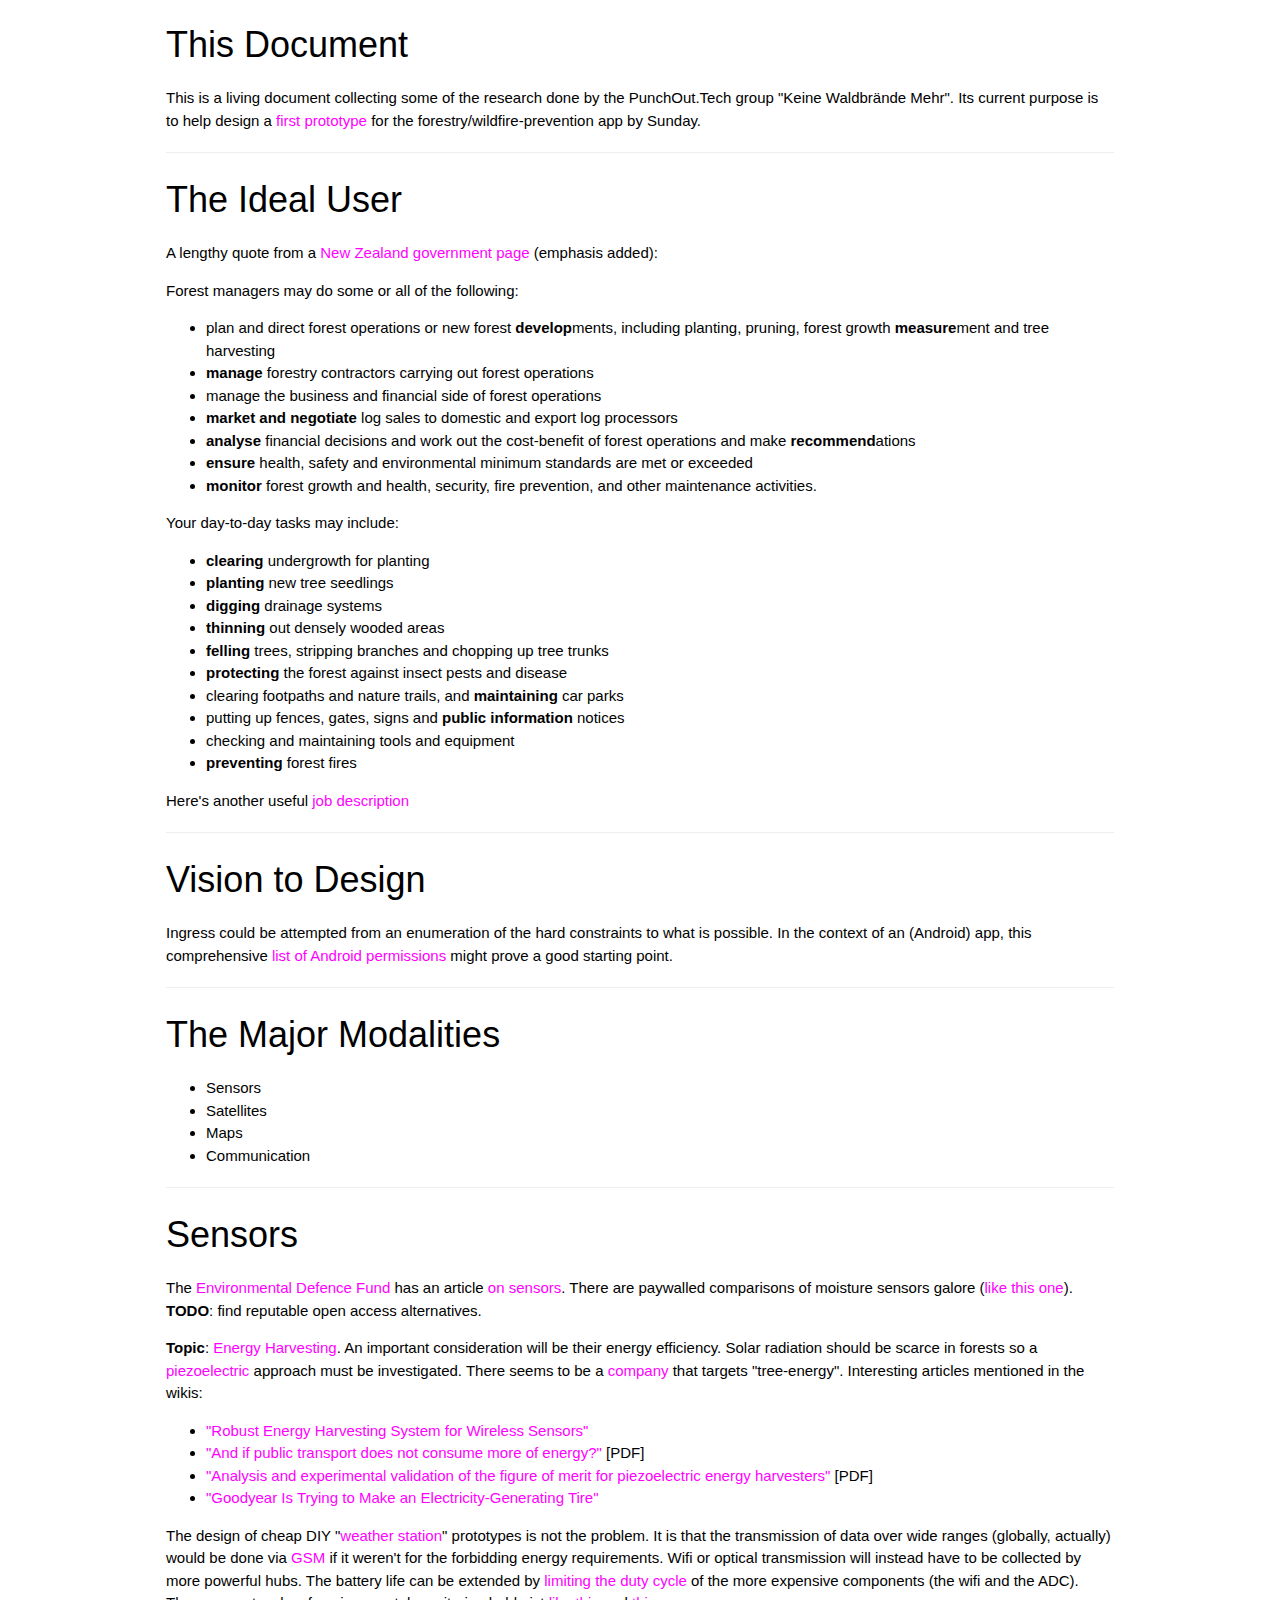
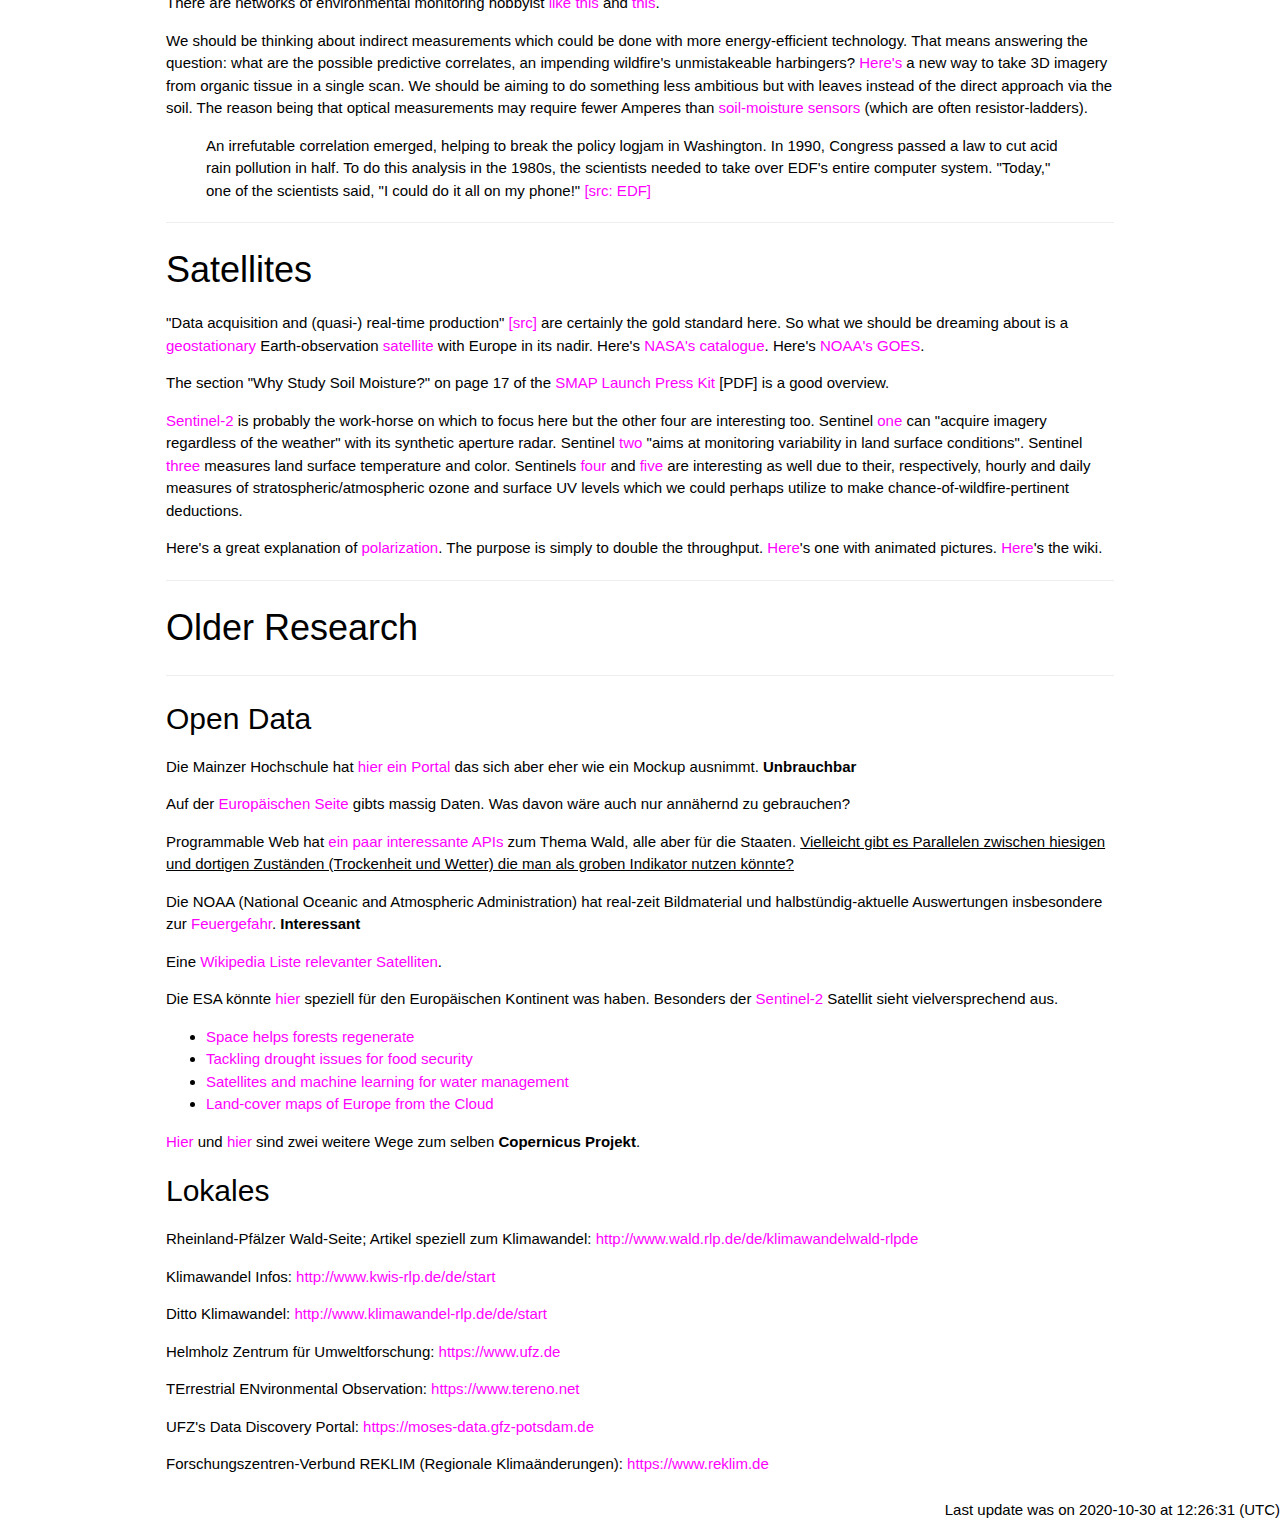
<file: projects/waldbrand-begone/index.html>
<!doctype html>
<html>
<head>
<meta charset="UTF-8">
<title>Waldbrand Begone</title>
<link rel="stylesheet" href="../../css/w3.css">
<style>
a { text-decoration: none; color: magenta; }
em { text-decoration: underline; font-style: normal; }
</style>
</head>
<body>
<div class="w3-content w3-container w3-padding">
<h1>This Document</h1>
<p>This is a living document collecting some of the research done by the PunchOut.Tech group "Keine Waldbrände Mehr". Its current purpose is to help design a <a href="prototype/index.html">first prototype</a> for the forestry/wildfire-prevention app by Sunday.</p>
<hr />
<h1>The Ideal User</h1>
<p>A lengthy quote from a <a href="https://www.careers.govt.nz/jobs-database/farming-fishing-forestry-and-mining/forestry/forest-manager/">New Zealand government page</a> (emphasis added):</p>
<p>Forest managers may do some or all of the following:</p>
<ul>
<li>plan and direct forest operations or new forest <strong>develop</strong>ments, including planting, pruning, forest growth <strong>measure</strong>ment and tree harvesting</li>
<li><strong>manage</strong> forestry contractors carrying out forest operations</li>
<li>manage the business and financial side of forest operations</li>
<li><strong>market and negotiate</strong> log sales to domestic and export log processors</li>
<li><strong>analyse</strong> financial decisions and work out the cost-benefit of forest operations and make <strong>recommend</strong>ations</li>
<li><strong>ensure</strong> health, safety and environmental minimum standards are met or exceeded</li>
<li><strong>monitor</strong> forest growth and health, security, fire prevention, and other maintenance activities.</li>
</ul>
<p>Your day-to-day tasks may include:</p>
<ul>
<li><strong>clearing</strong> undergrowth for planting</li>
<li><strong>planting</strong> new tree seedlings</li>
<li><strong>digging</strong> drainage systems</li>
<li><strong>thinning</strong> out densely wooded areas</li>
<li><strong>felling</strong> trees, stripping branches and chopping up tree trunks</li>
<li><strong>protecting</strong> the forest against insect pests and disease</li>
<li>clearing footpaths and nature trails, and <strong>maintaining</strong> car parks</li>
<li>putting up fences, gates, signs and <strong>public information</strong> notices</li>
<li>checking and maintaining tools and equipment</li>
<li><strong>preventing</strong> forest fires</li>
</ul>
<p>Here's another useful <a href="https://www.cfr.msstate.edu/jobs/sort.asp?id=forestry">job description</a></p>
<hr />
<h1>Vision to Design</h1>
<p>Ingress could be attempted from an enumeration of the hard constraints to what is possible. In the context of an (Android) app, this comprehensive <a href="https://developer.android.com/reference/android/Manifest.permission">list of Android permissions</a> might prove a good starting point.</p>
<hr />
<h1>The Major Modalities</h1>
<ul>
<li>Sensors</li>
<li>Satellites</li>
<li>Maps</li>
<li>Communication</li>
</ul>
<hr />
<h1>Sensors</h1>
<p>The <a href="https://en.wikipedia.org/wiki/Environmental_Defense_Fund">Environmental Defence Fund</a> has an article <a href="https://www.edf.org/card/8-ways-sensor-technology-addressed-environmental-problems">on sensors</a>. There are paywalled comparisons of moisture sensors galore (<a href="https://www.sciencedirect.com/science/article/abs/pii/S0022169412000844">like this one</a>). <strong>TODO</strong>: find reputable open access alternatives.</p>
<p><strong>Topic</strong>: <a href="https://en.wikipedia.org/wiki/Energy_harvesting">Energy Harvesting</a>. An important consideration will be their energy efficiency. Solar radiation should be scarce in forests so a <a href="https://en.wikipedia.org/wiki/Piezoelectricity">piezoelectric</a> approach must be investigated. There seems to be a <a href="http://voltreepower.com">company</a> that targets "tree-energy". Interesting articles mentioned in the wikis:</p>
<ul>
<li><a href="http://www.linear.com/docs/29984">"Robust Energy Harvesting System for Wireless Sensors"</a></li>
<li><a href="http://neuro.sfc.keio.ac.jp/publications/pdf/rail.pdf">"And if public transport does not consume more of energy?"</a> [PDF]</li>
<li><a href="http://resolver.tudelft.nl/uuid:3ebce2f3-e2d8-433c-bbcd-684e0835c14b">"Analysis and experimental validation of the figure of merit for piezoelectric energy harvesters"</a> [PDF]</li>
<li><a href="https://www.wired.com/2015/03/goodyear-trying-make-electricity-generating-tire/">"Goodyear Is Trying to Make an Electricity-Generating Tire"</a></li>
</ul>
<p>The design of cheap DIY "<a href="https://www.instructables.com/Esay-IoT-Weather-Station-With-Multiple-Sensors/">weather station</a>" prototypes is not the problem. It is that the transmission of data over wide ranges (globally, actually) would be done via <a href="https://store.arduino.cc/arduino-gsm-shield-2-integrated-antenna">GSM</a> if it weren't for the forbidding energy requirements. Wifi or optical transmission will instead have to be collected by more powerful hubs. The battery life can be extended by <a href="https://www.instructables.com/Meteorino-Extend-Battery-Life-on-NodeMCU-Just-Swit/">limiting the duty cycle</a> of the more expensive components (the wifi and the ADC). There are networks of environmental monitoring hobbyist <a href="https://thingspeak.com/channels/public">like this</a> and <a href="https://sensor.community/en">this</a>.</p>
<p>We should be thinking about indirect measurements which could be done with more energy-efficient technology. That means answering the question: what are the possible predictive correlates, an impending wildfire's unmistakeable harbingers? <a href="https://www.osa.org/en-us/about_osa/newsroom/news_releases/2020/researchers_develop_simple_way_to_capture_high_qua/">Here's</a> a new way to take 3D imagery from organic tissue in a single scan. We should be aiming to do something less ambitious but with leaves instead of the direct approach via the soil. The reason being that optical measurements may require fewer Amperes than <a href="https://en.wikipedia.org/wiki/Soil_moisture_sensor">soil-moisture sensors</a> (which are often resistor-ladders).</p>
<blockquote>
<p>An irrefutable correlation emerged, helping to break the policy logjam in Washington. In 1990, Congress passed a law to cut acid rain pollution in half. To do this analysis in the 1980s, the scientists needed to take over EDF's entire computer system. "Today," one of the scientists said, "I could do it all on my phone!" <a href="https://www.edf.org/card/8-ways-sensor-technology-addressed-environmental-problems">[src: EDF]</a></p>
</blockquote>
<hr />
<h1>Satellites</h1>
<p>"Data acquisition and (quasi-) real-time production" <a href="https://sentinel.esa.int/web/sentinel/missions/collaborative">[src]</a> are certainly the gold standard here. So what we should be dreaming about is a <a href="https://en.wikipedia.org/wiki/List_of_satellites_in_geosynchronous_orbit">geostationary</a> Earth-observation <a href="https://en.wikipedia.org/wiki/List_of_Earth_observation_satellites">satellite</a> with Europe in its nadir. Here's <a href="https://earthobservatory.nasa.gov/features/OrbitsCatalog">NASA's catalogue</a>. Here's <a href="https://www.goes.noaa.gov/">NOAA's GOES</a>.</p>
<p>The section "Why Study Soil Moisture?" on page 17 of the <a href="https://www.jpl.nasa.gov/news/press_kits/smaplaunch.pdf">SMAP Launch Press Kit</a> [PDF] is a good overview.</p>
<p><a href="https://sentinel.esa.int/web/sentinel/missions/sentinel-2;jsessionid=4A7A1CEE96C1AD176ECC8B90FCC240D1.jvm2">Sentinel-2</a> is probably the work-horse on which to focus here but the other four are interesting too. Sentinel <a href="https://sentinel.esa.int/web/sentinel/missions/sentinel-1">one</a> can "acquire imagery regardless of the weather" with its synthetic aperture radar. Sentinel <a href="https://sentinel.esa.int/web/sentinel/missions/sentinel-2">two</a> "aims at monitoring variability in land surface conditions". Sentinel <a href="https://sentinel.esa.int/web/sentinel/missions/sentinel-3">three</a> measures land surface temperature and color. Sentinels <a href="https://sentinel.esa.int/web/sentinel/missions/sentinel-4">four</a> and <a href="https://sentinel.esa.int/web/sentinel/missions/sentinel-5">five</a> are interesting as well due to their, respectively, hourly and daily measures of stratospheric/atmospheric ozone and surface UV levels which we could perhaps utilize to make chance-of-wildfire-pertinent deductions.</p>
<p>Here's a great explanation of <a href="http://repairfaq.cis.upenn.edu/sam/icets/satellte.htm">polarization</a>. The purpose is simply to double the throughput. <a href="https://www.qsl.net/sv1bsx/antenna-pol/polarization.html">Here</a>'s one with animated pictures. <a href="https://en.wikipedia.org/wiki/Polarization_(waves)">Here</a>'s the wiki.</p>
<hr />
<h1>Older Research</h1>
<hr />
<h2>Open Data</h2>
<p>Die Mainzer Hochschule hat <a href="http://tweetmap.fh-mainz.de/">hier ein Portal</a> das sich aber eher wie ein Mockup ausnimmt. <strong>Unbrauchbar</strong></p>
<p>Auf der <a href="https://data.europa.eu/euodp/en/data/">Europäischen Seite</a> gibts massig Daten. Was davon wäre auch nur annähernd zu gebrauchen?</p>
<p>Programmable Web hat <a href="https://www.programmableweb.com/category/all/apis?keyword=forest">ein paar interessante APIs</a> zum Thema Wald, alle aber für die Staaten. <em>Vielleicht gibt es Parallelen zwischen hiesigen und dortigen Zuständen (Trockenheit und Wetter) die man als groben Indikator nutzen könnte?</em></p>
<p>Die NOAA (National Oceanic and Atmospheric Administration) hat real-zeit Bildmaterial und halbstündig-aktuelle Auswertungen insbesondere zur <a href="https://www.ospo.noaa.gov/Products/land/fire.html">Feuergefahr</a>. <strong>Interessant</strong></p>
<p>Eine <a href="https://en.wikipedia.org/wiki/List_of_Earth_observation_satellites">Wikipedia Liste relevanter Satelliten</a>.</p>
<p>Die ESA könnte <a href="https://www.esa.int/Applications/Observing_the_Earth/ESA_for_Earth">hier</a> speziell für den Europäischen Kontinent was haben. Besonders der <a href="https://www.esa.int/Applications/Observing_the_Earth/Copernicus/Sentinel-2">Sentinel-2</a> Satellit sieht vielversprechend aus.</p>
<ul>
<li><a href="https://www.esa.int/Applications/Observing_the_Earth/Space_helps_forests_regenerate">Space helps forests regenerate</a></li>
<li><a href="https://www.esa.int/Applications/Observing_the_Earth/Tackling_drought_issues_for_food_security">Tackling drought issues for food security</a></li>
<li><a href="https://www.esa.int/Applications/Observing_the_Earth/Satellites_and_machine_learning_for_water_management">Satellites and machine learning for water management</a></li>
<li><a href="https://www.esa.int/Applications/Observing_the_Earth/Copernicus/Sentinel-2/Land-cover_maps_of_Europe_from_the_Cloud">Land-cover maps of Europe from the Cloud</a></li>
</ul>
<p><a href="https://land.copernicus.eu/">Hier</a> und <a href="https://www.eea.europa.eu/highlights/eu-satellite-data-to-be">hier</a> sind zwei weitere Wege zum selben <strong>Copernicus Projekt</strong>.</p>
<h2>Lokales</h2>
<p>Rheinland-Pfälzer Wald-Seite; Artikel speziell zum Klimawandel:
<a href="http://www.wald.rlp.de/de/klimawandelwald-rlpde">http://www.wald.rlp.de/de/klimawandelwald-rlpde</a></p>
<p>Klimawandel Infos:
<a href="http://www.kwis-rlp.de/de/start">http://www.kwis-rlp.de/de/start</a></p>
<p>Ditto Klimawandel:
<a href="http://www.klimawandel-rlp.de/de/start">http://www.klimawandel-rlp.de/de/start</a></p>
<p>Helmholz Zentrum für Umweltforschung:
<a href="https://www.ufz.de">https://www.ufz.de</a></p>
<p>TErrestrial ENvironmental Observation:
<a href="https://www.tereno.net">https://www.tereno.net</a></p>
<p>UFZ's Data Discovery Portal:
<a href="https://moses-data.gfz-potsdam.de">https://moses-data.gfz-potsdam.de</a></p>
<p>Forschungszentren-Verbund REKLIM (Regionale Klimaänderungen):
<a href="https://www.reklim.de">https://www.reklim.de</a></p>
</div>
<div class="w3-right">
Last update was on 2020-10-30 at 12:26:31 (UTC)
</div>
</body>
</html>
</file>
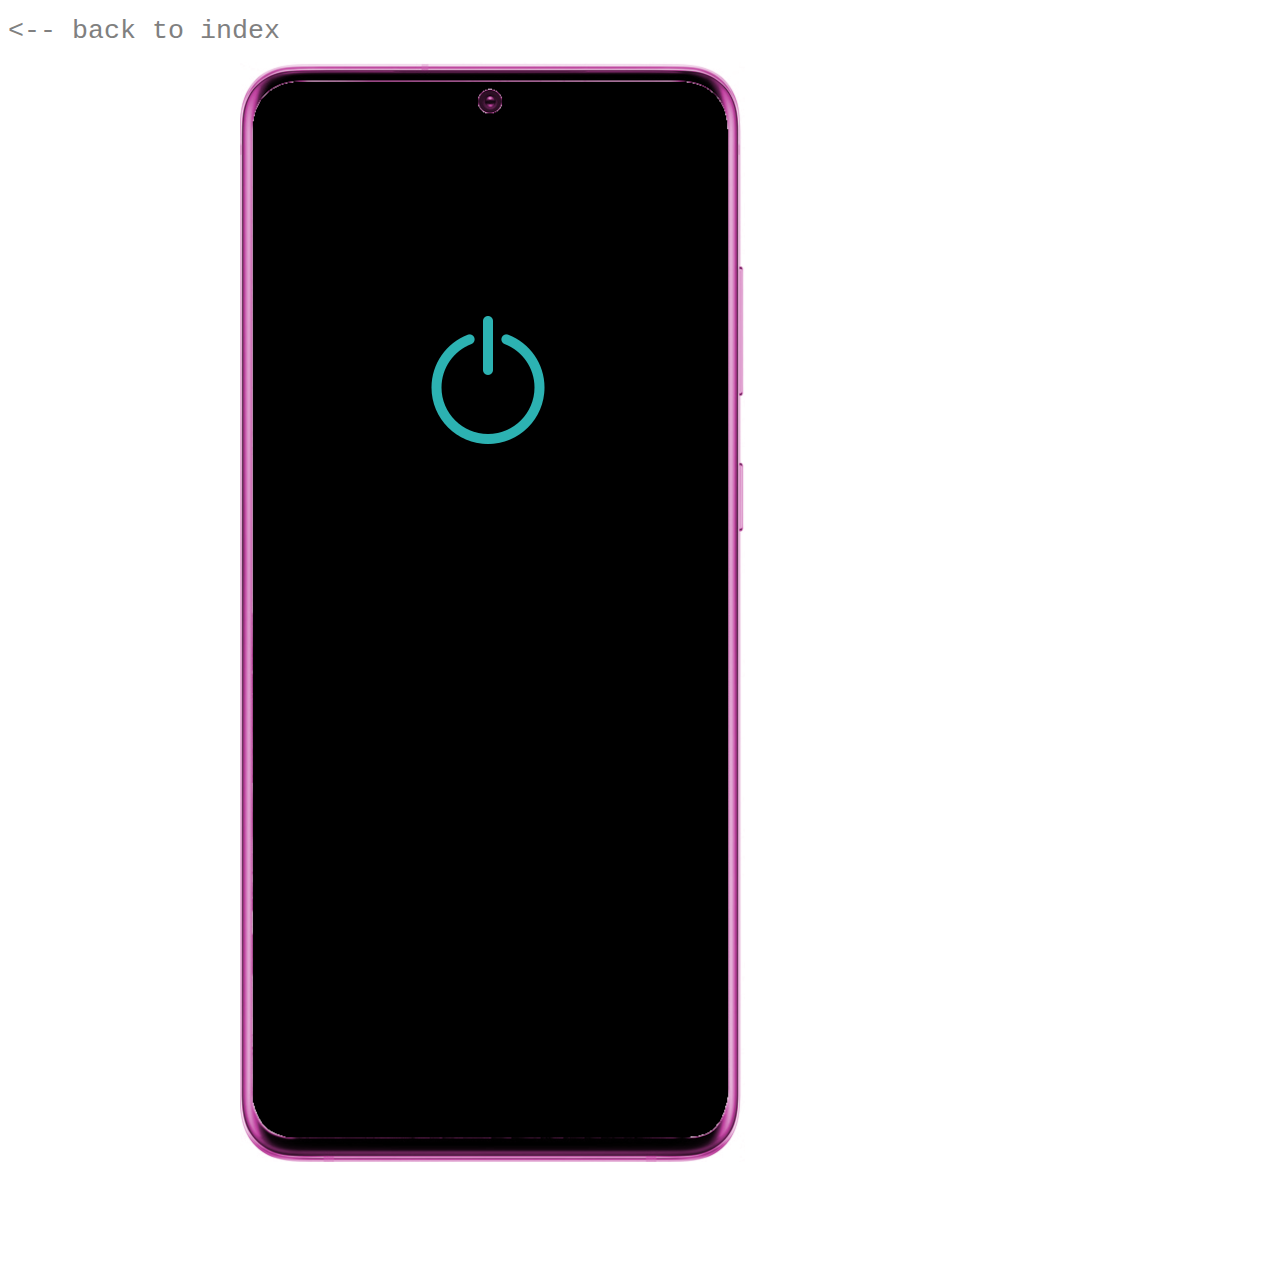
<file: projects/waldbrand-begone/prototype/index.html>
<!doctype html>
<html>
<head>
<meta charset="UTF-8">
<style>
	a {
		text-decoration: none;
		color: grey;
		font-family: monospace;
		font-size: 20pt;
	}

	#main-container {
		position: relative;
		width: 800px;
		height: 1200px;
		margin: auto;
	}

	#cell-container {
		position: absolute;
		width: 505px;
		height: 1100px;
	}

	#cell-case {
		position: absolute;
		width: 506px;
		height: 1101px;
		background: url("images/case.png") no-repeat;
		pointer-events: none;
	}

	#cell-view {
		position: absolute;
		width: 505px;
		height: 1100px;
		border: 0px dotted white;
		outline: none;
		overflow: hidden;
	}

	#spinner {
		position: absolute;
		top: 300px;
		left: 140px;
		border: 0px dotted white;
		font-family: monospace;
		font-size: 33pt;
		color: black;
	}

	input {
		font-size: 32pt;
		padding: 8px;
		margin: 5px;
	}
</style>
</head>
<body onLoad="onBodyLoad()">
	<p><a href="../index.html"><-- back to index</a></p>
	<div id="main-container">
		<div id="cell-container">
			<div id="spinner">loading</div>
			<iframe id="cell-view" scrolling="no"></iframe>
			<div id="cell-case"></div>
		</div>
	</div>
<script src="preloader.js"></script>
<script>
var views_count = 3;
var views_index = 0;
var image_urls = [
	"images/case.png",
	"views/images/views/tankgirl.jpg",
	"views/images/views/schild.jpg"
];
var spinning = false;

function onBodyLoad() {
	startSpinner();
	preload(image_urls, 0, function() {
		stopSpinner();
		setView(0);
	});
}

function onPrev() {
	setView(views_index - 1);
}

function onNext() {
	setView(views_index + 1);
}

function onViewEvent(name) {
	switch (views_index) {
	case 0:
		if (name == "on")
			onNext();
		break;
	case 1: case 2:
		if (name == "prev-btn") onPrev();
		else if (name == "next-btn") onNext();
		break;
	}
}

function setView(index) {
	if (index >= 0 && index < views_count) {
		views_index = index;
		name = "views/" + views_index + ".html";
		document.getElementById("cell-view").src = name;
	}
}

function doSpinning(delay) {
	if (!spinning) return;
	var spinner = document.getElementById("spinner");
	spinner.style.display = "block";
	if (spinner.textContent.length > "loading...".length)
		spinner.textContent = "loading.";
	else
		spinner.textContent += ".";
	setTimeout(doSpinning, delay || 500);
}

function startSpinner(delay) {
	if (spinning) return;
	spinning = true;
	setTimeout(doSpinning, delay || 500);
}

function stopSpinner() {
	spinning = false;
	spinner.style.display = "none";
}

</script>
</body>
</html>
</file>
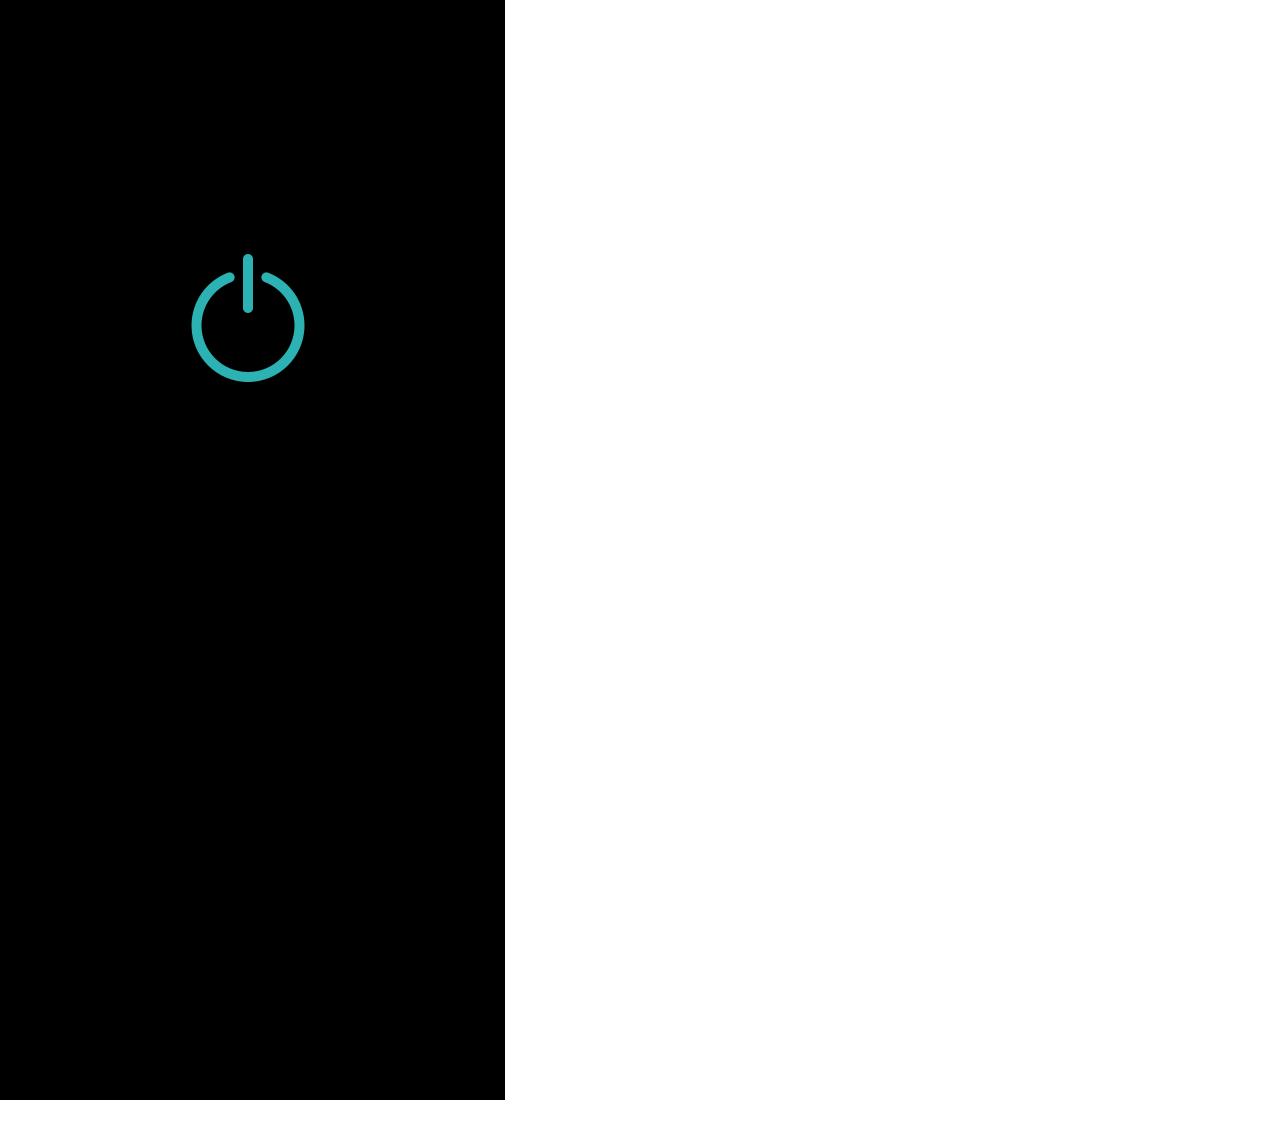
<file: projects/waldbrand-begone/prototype/views/0.html>
<!doctype html>
<html>
<head>
<meta charset="UTF-8">
<style>
	* {
		margin: 0;
		padding: 0;
	}

	#main-container {
		position: relative;
		width: 505px;
		height: 1100px;
		background-color: black;
	}

	#back {
		position: relative;
		width: 100%;
		height: 100%;
		top: 42px;
	}

	#text {
		padding-left: 2em;
	}

	.button {
		position: relative;
		cursor: pointer;
		font-family: Tahoma,sans-serif;
		font-size: 33pt;
	}

	#on {
		left: 140px;
		top: 200px;
		padding: 12px;
		width: 128px;
		height: 128px;
		background: black url("images/icons/power+.png") no-repeat center;
		filter: opacity(70%);
	}

	#on:hover {
		filter: opacity(100%);
	}
</style>
</head>
<body>
	<div id="main-container">
	<div id="back">
	<div id="text">
		<div class="button" id="on" onClick="parent.onViewEvent('on');"></div>
	</div>
	</div>
	</div>
</body>
</html>
</file>
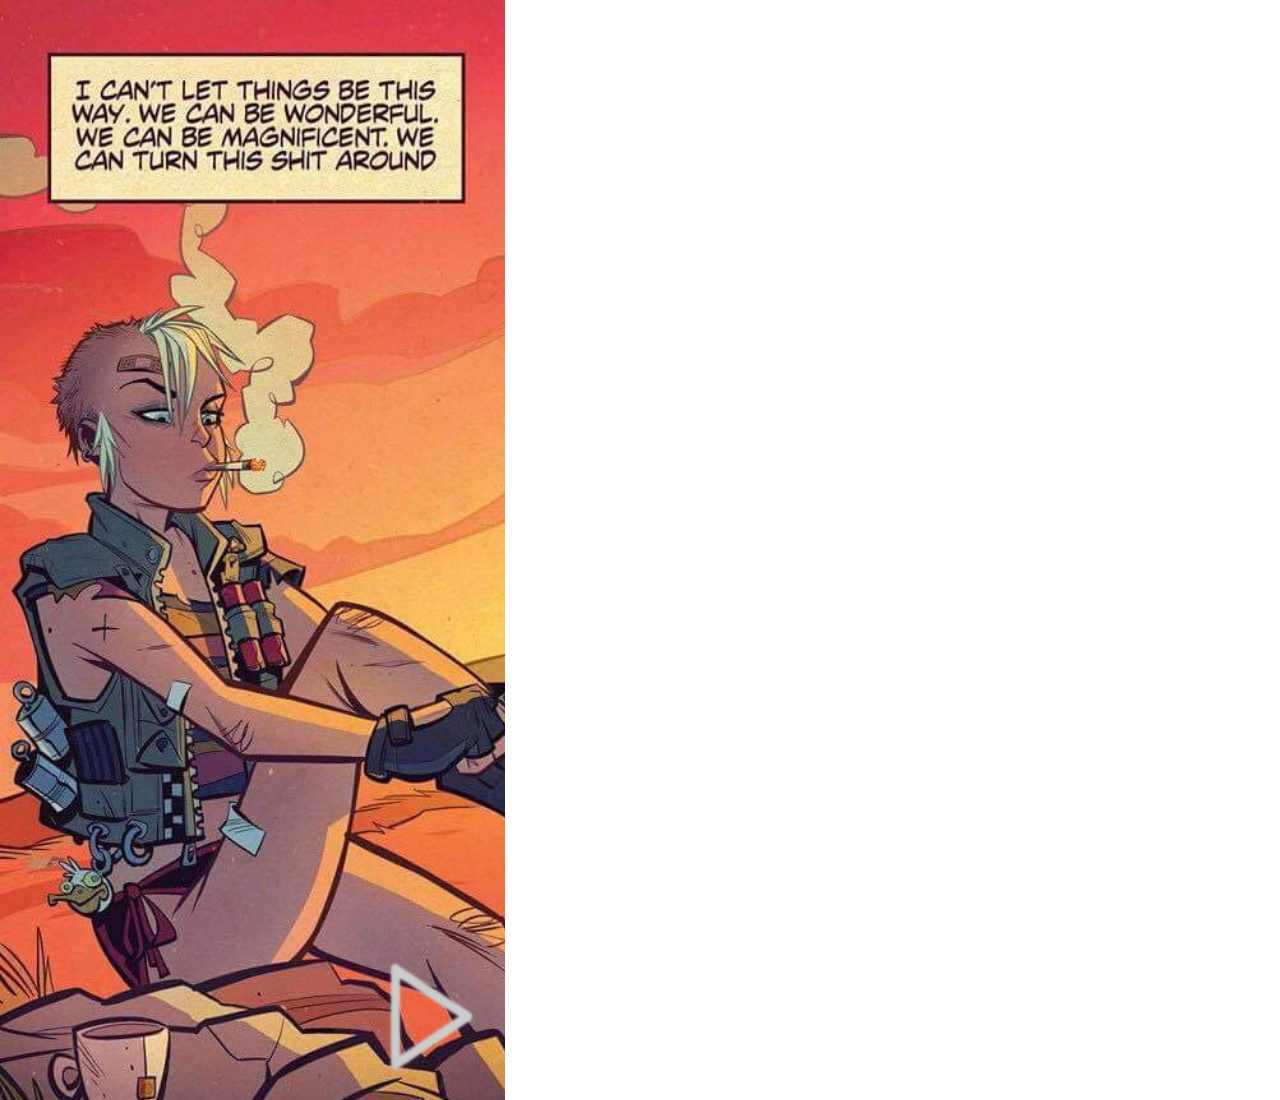
<file: projects/waldbrand-begone/prototype/views/1.html>
<!doctype html>
<html>
<head>
<meta charset="UTF-8">
<style>
	* {
		margin: 0;
		padding: 0;
	}

	#main-container {
		position: relative;
		width: 505px;
		height: 1100px;
		background-color: black;
	}

	#background {
		position: relative;
		width: 505px;
		height: 1100px;
		background: url("images/views/tankgirl.jpg") no-repeat;
		background-size: 160%;
	}

	#prev-btn {
		position: absolute;
		left: 0px;
		top: 950px;
		width: 128px;
		height: 128px;
		background: url("images/icons/left-btn.png") no-repeat;
		filter: invert(80%);
	}

	#prev-btn:hover {
		filter: invert(100%);
	}

	#next-btn {
		position: absolute;
		left: 380px;
		top: 950px;
		width: 128px;
		height: 128px;
		background: url("images/icons/right-btn.png") no-repeat;
		filter: invert(80%);
	}

	#next-btn:hover {
		filter: invert(100%);
	}
</style>
</head>
<body>
	<div id="main-container">
	<div id="background">
	<!--<div id="prev-btn" onClick="parent.onViewEvent('prev-btn')"></div>-->
	<div id="next-btn" onClick="parent.onViewEvent('next-btn')"></div>
	</div>
	</div>
</body>
</html>
</file>
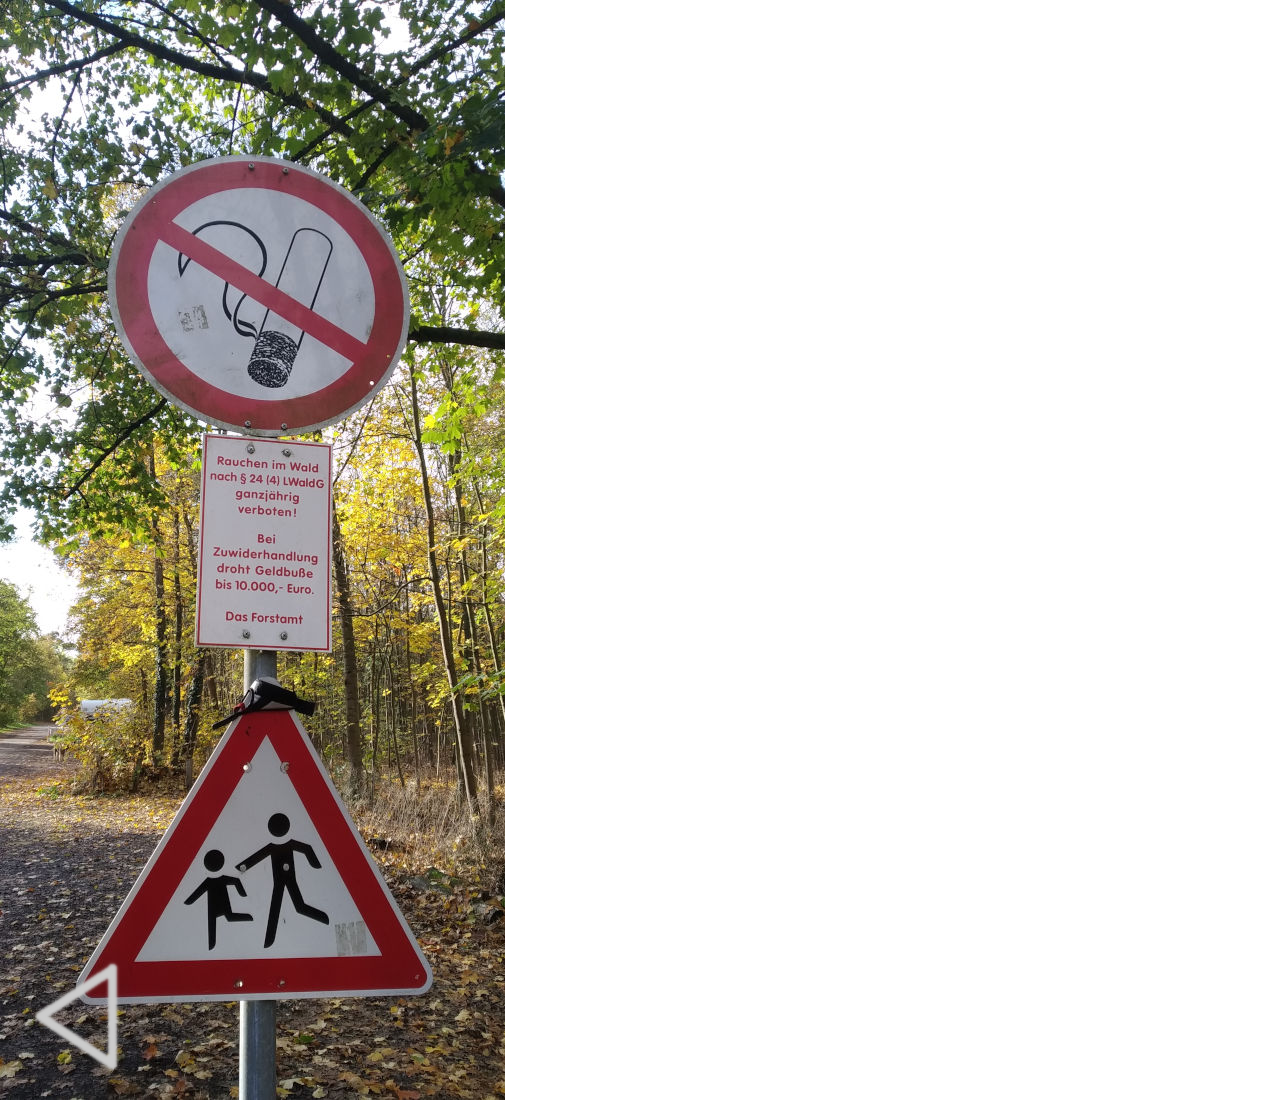
<file: projects/waldbrand-begone/prototype/views/2.html>
<!doctype html>
<html>
<head>
<meta charset="UTF-8">
<style>
	* {
		margin: 0;
		padding: 0;
	}

	#main-container {
		position: relative;
		width: 505px;
		height: 1100px;
		background-color: black;
	}

	#background {
		position: relative;
		width: 100%;
		height: 100%;
		background: url("images/views/schild.jpg") no-repeat;
	}
	#prev-btn {
		position: absolute;
		left: 0px;
		top: 950px;
		width: 128px;
		height: 128px;
		background: url("images/icons/left-btn.png") no-repeat;
		filter: invert(80%);
	}

	#prev-btn:hover {
		filter: invert(100%);
	}

	#next-btn {
		position: absolute;
		left: 380px;
		top: 950px;
		width: 128px;
		height: 128px;
		background: url("images/icons/right-btn.png") no-repeat;
		filter: invert(80%);
	}

	#next-btn:hover {
		filter: invert(100%);
	}
</style>
</head>
<body>
	<div id="main-container">
	<div id="background">
	<div id="prev-btn" onClick="parent.onViewEvent('prev-btn')"></div>
	<!--<div id="next-btn" onClick="parent.onViewEvent('next-btn')"></div>-->
	</div>	
	</div>
</body>
</html>
</file>
